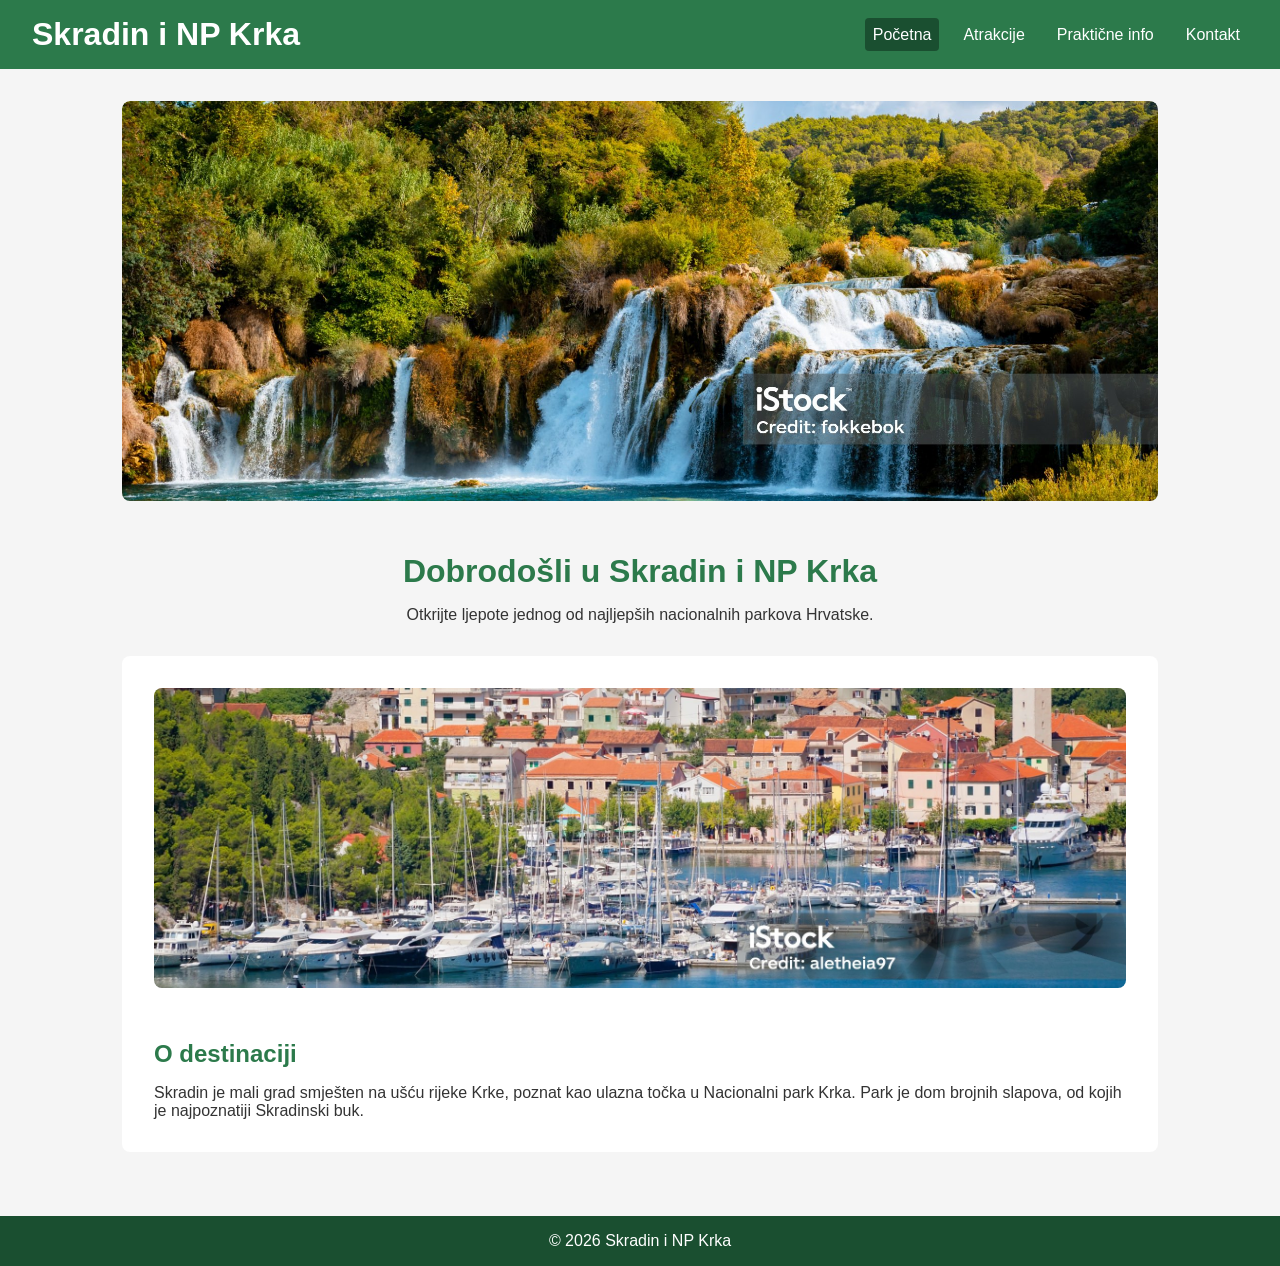
<file: index.html>
<!DOCTYPE html>
<html lang="hr">
<head>
    <meta charset="UTF-8">
    <meta name="viewport" content="width=device-width, initial-scale=1.0">
    <meta name="description" content="Turistički vodič kroz Skradin i Nacionalni park Krka">
    <meta property="og:title" content="Skradin i NP Krka">
    <meta property="og:description" content="Turistički vodič kroz Skradin i Nacionalni park Krka">
    <meta property="og:type" content="website">
    <title>Skradin i NP Krka - Turistički vodič</title>
    <link rel="stylesheet" href="css/style.css">
    <!-- Google Analytics -->
    <script async src="https://www.googletagmanager.com/gtag/js?id=G-L7LWY8HY5D"></script>
    <script>
      window.dataLayer = window.dataLayer || [];
      function gtag(){dataLayer.push(arguments);}
      gtag('js', new Date());
      gtag('config', 'G-L7LWY8HY5D');
    </script>
</head>
<body>
    <header>
        <h1>Skradin i NP Krka</h1>
        <nav>
            <ul>
                <li><a href="index.html" class="active">Početna</a></li>
                <li><a href="atrakcije.html">Atrakcije</a></li>
                <li><a href="prakticne-info.html">Praktične info</a></li>
                <li><a href="kontakt.html">Kontakt</a></li>
            </ul>
        </nav>
    </header>

    <main>
        <section class="hero">
            <img src="img/krka.jpg" alt="Nacionalni park Krka" class="hero-slika">
            <h2>Dobrodošli u Skradin i NP Krka</h2>
            <p>Otkrijte ljepote jednog od najljepših nacionalnih parkova Hrvatske.</p>
        </section>

        <section class="uvod">
            <img src="img/skradin.jpg" alt="Grad Skradin" class="uvod-slika">
            <h2>O destinaciji</h2>
            <p>Skradin je mali grad smješten na ušću rijeke Krke, poznat kao ulazna točka u Nacionalni park Krka. Park je dom brojnih slapova, od kojih je najpoznatiji Skradinski buk.</p>
        </section>
    </main>

    <footer>
        <p>&copy; 2026 Skradin i NP Krka</p>
    </footer>

    <script src="js/main.js"></script>
</body>
</html>
</file>
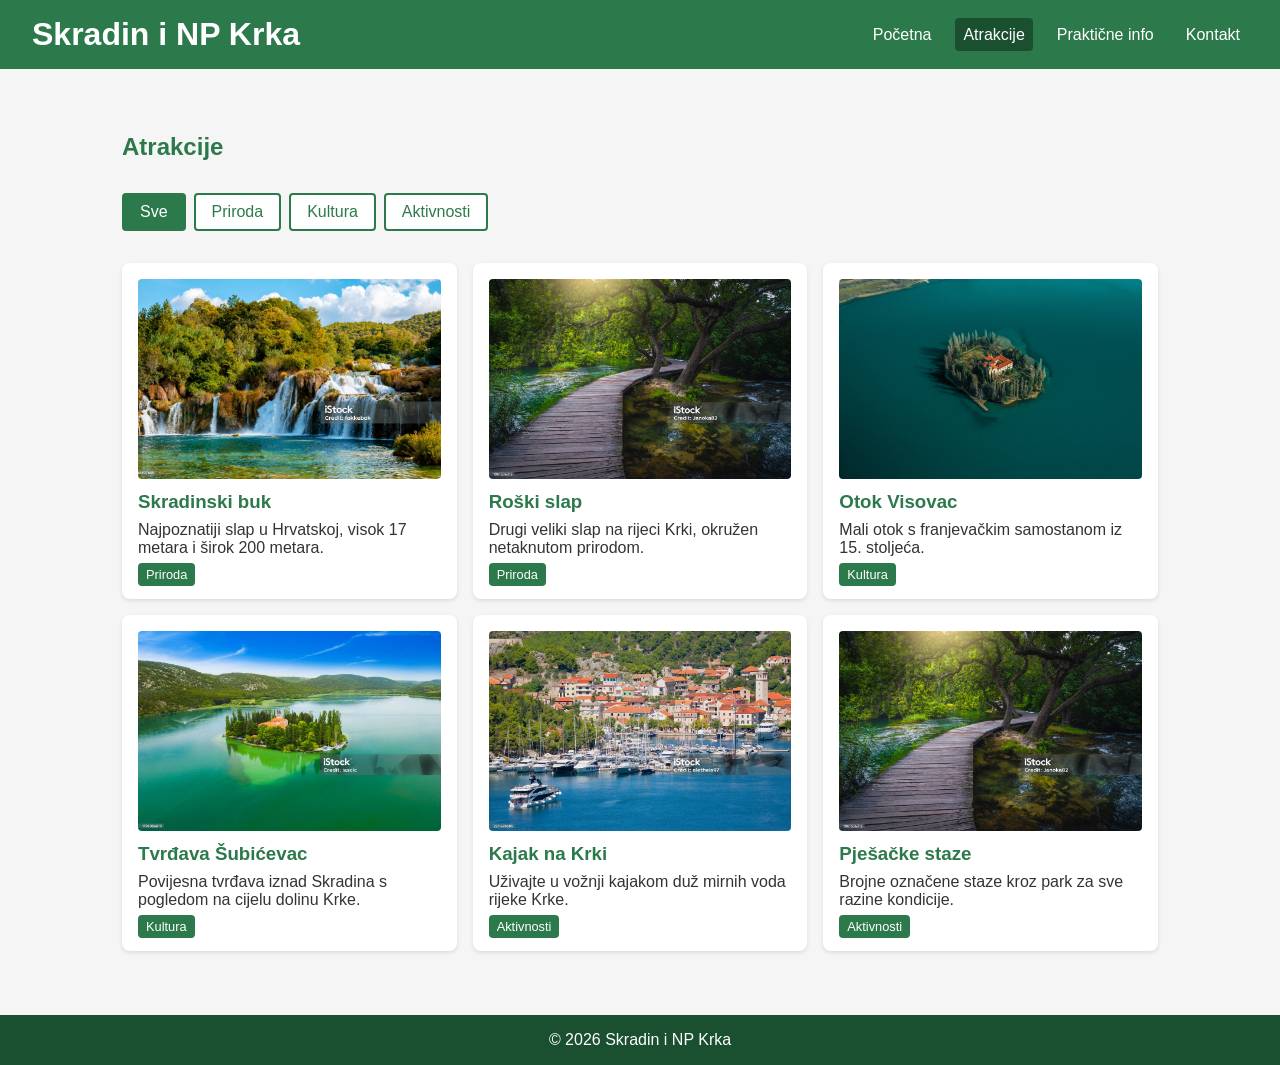
<file: atrakcije.html>
<!DOCTYPE html>
<html lang="hr">
<head>
    <meta charset="UTF-8">
    <meta name="viewport" content="width=device-width, initial-scale=1.0">
    <meta name="description" content="Atrakcije Skradina i Nacionalnog parka Krka">
    <meta property="og:title" content="Atrakcije - Skradin i NP Krka">
    <meta property="og:description" content="Otkrijte najbolje atrakcije Skradina i NP Krka">
    <meta property="og:type" content="website">
    <title>Atrakcije - Skradin i NP Krka</title>
    <link rel="stylesheet" href="css/style.css">
    <!-- Google Analytics -->
    <script async src="https://www.googletagmanager.com/gtag/js?id=G-L7LWY8HY5D"></script>
    <script>
      window.dataLayer = window.dataLayer || [];
      function gtag(){dataLayer.push(arguments);}
      gtag('js', new Date());
      gtag('config', 'G-L7LWY8HY5D');
    </script>
</head>
<body>
    <header>
        <h1>Skradin i NP Krka</h1>
        <nav>
            <ul>
                <li><a href="index.html">Početna</a></li>
                <li><a href="atrakcije.html" class="active">Atrakcije</a></li>
                <li><a href="prakticne-info.html">Praktične info</a></li>
                <li><a href="kontakt.html">Kontakt</a></li>
            </ul>
        </nav>
    </header>

    <main>
        <h2>Atrakcije</h2>

        <div class="filter-gumbi">
            <button class="filter-btn active" data-filter="sve">Sve</button>
            <button class="filter-btn" data-filter="priroda">Priroda</button>
            <button class="filter-btn" data-filter="kultura">Kultura</button>
            <button class="filter-btn" data-filter="aktivnosti">Aktivnosti</button>
        </div>

        <div class="kartice-grid">
            <div class="kartica" data-kategorija="priroda">
                <img src="img/krka.jpg" alt="Skradinski buk" class="kartica-slika">
                <h3>Skradinski buk</h3>
                <p>Najpoznatiji slap u Hrvatskoj, visok 17 metara i širok 200 metara.</p>
                <span class="oznaka">Priroda</span>
            </div>
            <div class="kartica" data-kategorija="priroda">
                <img src="img/np krka.jpg" alt="Roški slap" class="kartica-slika">
                <h3>Roški slap</h3>
                <p>Drugi veliki slap na rijeci Krki, okružen netaknutom prirodom.</p>
                <span class="oznaka">Priroda</span>
            </div>
            <div class="kartica" data-kategorija="kultura">
                <img src="img/visovac.jpg" alt="Otok Visovac" class="kartica-slika">
                <h3>Otok Visovac</h3>
                <p>Mali otok s franjevačkim samostanom iz 15. stoljeća.</p>
                <span class="oznaka">Kultura</span>
            </div>
            <div class="kartica" data-kategorija="kultura">
                <img src="img/visovac1.jpg" alt="Tvrđava Šubićevac" class="kartica-slika">
                <h3>Tvrđava Šubićevac</h3>
                <p>Povijesna tvrđava iznad Skradina s pogledom na cijelu dolinu Krke.</p>
                <span class="oznaka">Kultura</span>
            </div>
            <div class="kartica" data-kategorija="aktivnosti">
                <img src="img/skradin.jpg" alt="Kajak na Krki" class="kartica-slika">
                <h3>Kajak na Krki</h3>
                <p>Uživajte u vožnji kajakom duž mirnih voda rijeke Krke.</p>
                <span class="oznaka">Aktivnosti</span>
            </div>
            <div class="kartica" data-kategorija="aktivnosti">
                <img src="img/np krka.jpg" alt="Pješačke staze" class="kartica-slika">
                <h3>Pješačke staze</h3>
                <p>Brojne označene staze kroz park za sve razine kondicije.</p>
                <span class="oznaka">Aktivnosti</span>
            </div>
        </div>
    </main>

    <footer>
        <p>&copy; 2026 Skradin i NP Krka</p>
    </footer>

    <script src="js/main.js"></script>
</body>
</html>
</file>
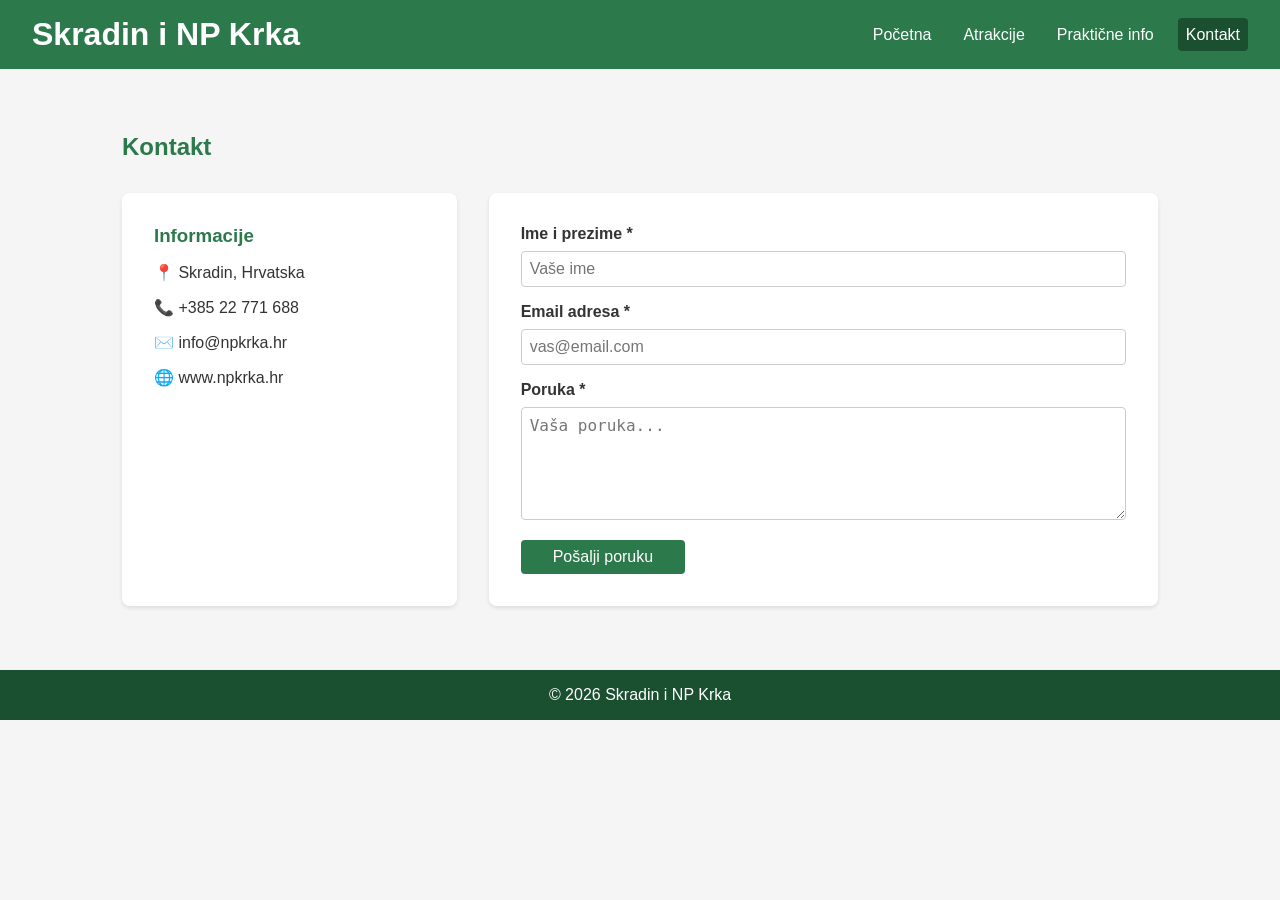
<file: kontakt.html>
<!DOCTYPE html>
<html lang="hr">
<head>
    <meta charset="UTF-8">
    <meta name="viewport" content="width=device-width, initial-scale=1.0">
    <meta name="description" content="Kontaktirajte nas za više informacija o Skradinu i NP Krka">
    <meta property="og:title" content="Kontakt - Skradin i NP Krka">
    <meta property="og:description" content="Pošaljite nam upit ili se prijavite na newsletter">
    <meta property="og:type" content="website">
    <title>Kontakt - Skradin i NP Krka</title>
    <link rel="stylesheet" href="css/style.css">
    <!-- Google Analytics -->
    <script async src="https://www.googletagmanager.com/gtag/js?id=G-L7LWY8HY5D"></script>
    <script>
      window.dataLayer = window.dataLayer || [];
      function gtag(){dataLayer.push(arguments);}
      gtag('js', new Date());
      gtag('config', 'G-L7LWY8HY5D');
    </script>
</head>
<body>
    <header>
        <h1>Skradin i NP Krka</h1>
        <nav>
            <ul>
                <li><a href="index.html">Početna</a></li>
                <li><a href="atrakcije.html">Atrakcije</a></li>
                <li><a href="prakticne-info.html">Praktične info</a></li>
                <li><a href="kontakt.html" class="active">Kontakt</a></li>
            </ul>
        </nav>
    </header>

    <main>
        <h2>Kontakt</h2>

        <div class="kontakt-wrapper">
            <div class="kontakt-info">
                <h3>Informacije</h3>
                <p>📍 Skradin, Hrvatska</p>
                <p>📞 +385 22 771 688</p>
                <p>✉️ info@npkrka.hr</p>
                <p>🌐 www.npkrka.hr</p>
            </div>

            <form class="kontakt-forma" id="kontakt-forma">
                <div class="forma-grupa">
                    <label for="ime">Ime i prezime *</label>
                    <input type="text" id="ime" name="ime" required placeholder="Vaše ime">
                </div>

                <div class="forma-grupa">
                    <label for="email">Email adresa *</label>
                    <input type="email" id="email" name="email" required placeholder="vas@email.com">
                </div>

                <div class="forma-grupa">
                    <label for="poruka">Poruka *</label>
                    <textarea id="poruka" name="poruka" required placeholder="Vaša poruka..." rows="5"></textarea>
                </div>

                <button type="submit" class="submit-btn">Pošalji poruku</button>
            </form>
        </div>
    </main>

    <footer>
        <p>&copy; 2026 Skradin i NP Krka</p>
    </footer>

    <script src="js/main.js"></script>
</body>
</html>
</file>
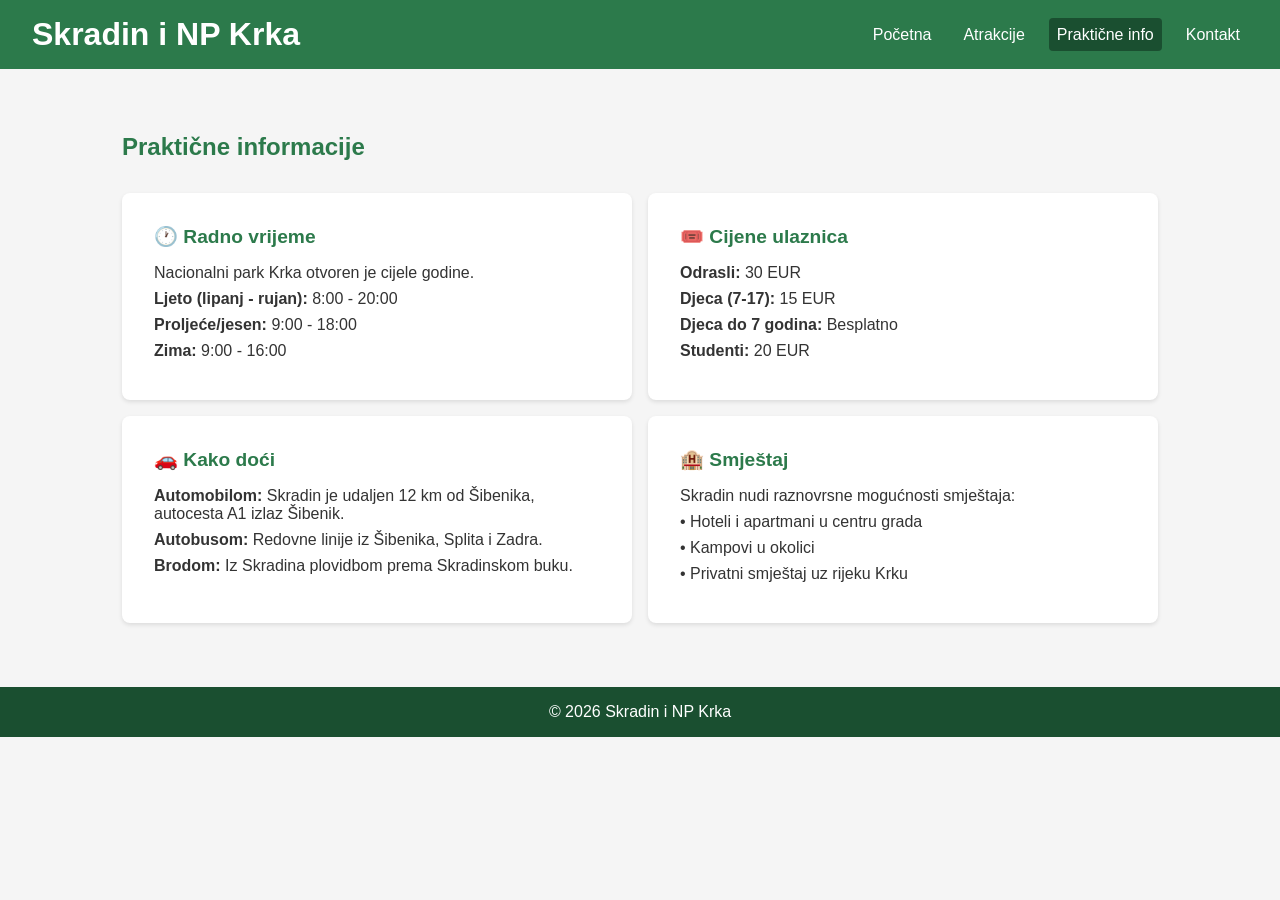
<file: prakticne-info.html>
<!DOCTYPE html>
<html lang="hr">
<head>
    <meta charset="UTF-8">
    <meta name="viewport" content="width=device-width, initial-scale=1.0">
    <meta name="description" content="Praktične informacije za posjet Skradinu i NP Krka">
    <meta property="og:title" content="Praktične info - Skradin i NP Krka">
    <meta property="og:description" content="Sve što trebate znati prije posjeta Skradinu i NP Krka">
    <meta property="og:type" content="website">
    <title>Praktične info - Skradin i NP Krka</title>
    <link rel="stylesheet" href="css/style.css">
</head>
<body>
    <header>
        <h1>Skradin i NP Krka</h1>
        <nav>
            <ul>
                <li><a href="index.html">Početna</a></li>
                <li><a href="atrakcije.html">Atrakcije</a></li>
                <li><a href="prakticne-info.html" class="active">Praktične info</a></li>
                <li><a href="kontakt.html">Kontakt</a></li>
            </ul>
        </nav>
    </header>

    <main>
        <h2>Praktične informacije</h2>

        <div class="info-grid">
            <div class="info-kartica">
                <h3>🕐 Radno vrijeme</h3>
                <p>Nacionalni park Krka otvoren je cijele godine.</p>
                <p><strong>Ljeto (lipanj - rujan):</strong> 8:00 - 20:00</p>
                <p><strong>Proljeće/jesen:</strong> 9:00 - 18:00</p>
                <p><strong>Zima:</strong> 9:00 - 16:00</p>
            </div>

            <div class="info-kartica">
                <h3>🎟️ Cijene ulaznica</h3>
                <p><strong>Odrasli:</strong> 30 EUR</p>
                <p><strong>Djeca (7-17):</strong> 15 EUR</p>
                <p><strong>Djeca do 7 godina:</strong> Besplatno</p>
                <p><strong>Studenti:</strong> 20 EUR</p>
            </div>

            <div class="info-kartica">
                <h3>🚗 Kako doći</h3>
                <p><strong>Automobilom:</strong> Skradin je udaljen 12 km od Šibenika, autocesta A1 izlaz Šibenik.</p>
                <p><strong>Autobusom:</strong> Redovne linije iz Šibenika, Splita i Zadra.</p>
                <p><strong>Brodom:</strong> Iz Skradina plovidbom prema Skradinskom buku.</p>
            </div>

            <div class="info-kartica">
                <h3>🏨 Smještaj</h3>
                <p>Skradin nudi raznovrsne mogućnosti smještaja:</p>
                <p>• Hoteli i apartmani u centru grada</p>
                <p>• Kampovi u okolici</p>
                <p>• Privatni smještaj uz rijeku Krku</p>
            </div>
        </div>
    </main>

    <footer>
        <p>&copy; 2026 Skradin i NP Krka</p>
    </footer>

    <script src="js/main.js"></script>
</body>
</html>
<!-- Google Analytics -->
<script async src="https://www.googletagmanager.com/gtag/js?id=G-L7LWY8HY5D"></script>
<script>
  window.dataLayer = window.dataLayer || [];
  function gtag(){dataLayer.push(arguments);}
  gtag('js', new Date());
  gtag('config', 'G-L7LWY8HY5D');
</script>
</file>
<file: css/style.css>
:root {
    --boja-primarna: #2c7a4b;
    --boja-sekundarna: #1a4f30;
    --boja-pozadina: #f5f5f5;
    --boja-tekst: #333333;
    --razmak-mali: 8px;
    --razmak-srednji: 16px;
    --razmak-veliki: 32px;
}

* {
    margin: 0;
    padding: 0;
    box-sizing: border-box;
}

body {
    font-family: Arial, sans-serif;
    background-color: var(--boja-pozadina);
    color: var(--boja-tekst);
}

header {
    background-color: var(--boja-primarna);
    color: white;
    padding: var(--razmak-srednji) var(--razmak-veliki);
    display: flex;
    justify-content: space-between;
    align-items: center;
}

nav ul {
    list-style: none;
    display: flex;
    gap: var(--razmak-srednji);
}

nav a {
    color: white;
    text-decoration: none;
    padding: var(--razmak-mali);
    border-radius: 4px;
}

nav a:hover, nav a.active {
    background-color: var(--boja-sekundarna);
}

main {
    max-width: 1100px;
    margin: 0 auto;
    padding: var(--razmak-veliki);
}

h2 {
    color: var(--boja-primarna);
    margin-bottom: var(--razmak-veliki);
    margin-top: var(--razmak-veliki);
}

.hero {
    border-radius: 8px;
    margin-bottom: var(--razmak-veliki);
    text-align: center;
    overflow: hidden;
    position: relative;
}

.hero h2 {
    font-size: 2rem;
    margin-bottom: var(--razmak-srednji);
    color: var(--boja-primarna);
}

.uvod {
    background-color: white;
    padding: var(--razmak-veliki);
    border-radius: 8px;
}

.uvod h2 {
    margin-bottom: var(--razmak-srednji);
    color: var(--boja-primarna);
}

footer {
    background-color: var(--boja-sekundarna);
    color: white;
    text-align: center;
    padding: var(--razmak-srednji);
    margin-top: var(--razmak-veliki);
}

.filter-gumbi {
    display: flex;
    gap: var(--razmak-mali);
    margin-bottom: var(--razmak-veliki);
    flex-wrap: wrap;
}

.filter-btn {
    padding: var(--razmak-mali) var(--razmak-srednji);
    border: 2px solid var(--boja-primarna);
    background-color: white;
    color: var(--boja-primarna);
    border-radius: 4px;
    cursor: pointer;
    font-size: 1rem;
}

.filter-btn.active, .filter-btn:hover {
    background-color: var(--boja-primarna);
    color: white;
}

.kartice-grid {
    display: grid;
    grid-template-columns: repeat(3, 1fr);
    gap: var(--razmak-srednji);
}

.kartica {
    background-color: white;
    padding: var(--razmak-srednji);
    border-radius: 8px;
    box-shadow: 0 2px 4px rgba(0,0,0,0.1);
}

.kartica h3 {
    color: var(--boja-primarna);
    margin-bottom: var(--razmak-mali);
}

.kartica p {
    margin-bottom: var(--razmak-mali);
}

.oznaka {
    background-color: var(--boja-primarna);
    color: white;
    padding: 4px 8px;
    border-radius: 4px;
    font-size: 0.8rem;
}

.info-grid {
    display: grid;
    grid-template-columns: repeat(2, 1fr);
    gap: var(--razmak-srednji);
}

.info-kartica {
    background-color: white;
    padding: var(--razmak-veliki);
    border-radius: 8px;
    box-shadow: 0 2px 4px rgba(0,0,0,0.1);
}

.info-kartica h3 {
    color: var(--boja-primarna);
    margin-bottom: var(--razmak-srednji);
    font-size: 1.2rem;
}

.info-kartica p {
    margin-bottom: var(--razmak-mali);
}

.kontakt-wrapper {
    display: grid;
    grid-template-columns: 1fr 2fr;
    gap: var(--razmak-veliki);
}

.kontakt-info {
    background-color: white;
    padding: var(--razmak-veliki);
    border-radius: 8px;
    box-shadow: 0 2px 4px rgba(0,0,0,0.1);
}

.kontakt-info h3 {
    color: var(--boja-primarna);
    margin-bottom: var(--razmak-srednji);
}

.kontakt-info p {
    margin-bottom: var(--razmak-srednji);
}

.kontakt-forma {
    background-color: white;
    padding: var(--razmak-veliki);
    border-radius: 8px;
    box-shadow: 0 2px 4px rgba(0,0,0,0.1);
}

.forma-grupa {
    margin-bottom: var(--razmak-srednji);
}

.forma-grupa label {
    display: block;
    margin-bottom: var(--razmak-mali);
    font-weight: bold;
    color: var(--boja-tekst);
}

.forma-grupa input,
.forma-grupa textarea {
    width: 100%;
    padding: var(--razmak-mali);
    border: 1px solid #ccc;
    border-radius: 4px;
    font-size: 1rem;
}

.submit-btn {
    background-color: var(--boja-primarna);
    color: white;
    padding: var(--razmak-mali) var(--razmak-veliki);
    border: none;
    border-radius: 4px;
    font-size: 1rem;
    cursor: pointer;
}

.submit-btn:hover {
    background-color: var(--boja-sekundarna);
}

.hero-slika {
    width: 100%;
    height: 400px;
    object-fit: cover;
    border-radius: 8px;
    margin-bottom: var(--razmak-srednji);
}

.uvod-slika {
    width: 100%;
    height: 300px;
    object-fit: cover;
    border-radius: 8px;
    margin-bottom: var(--razmak-srednji);
}

.kartica-slika {
    width: 100%;
    height: 200px;
    object-fit: cover;
    border-radius: 4px;
    margin-bottom: var(--razmak-mali);
}

@media (max-width: 768px) {
    header {
        flex-direction: column;
        text-align: center;
        gap: var(--razmak-srednji);
    }

    nav ul {
        flex-direction: column;
        align-items: center;
        gap: 4px;
    }

    .kartice-grid {
        grid-template-columns: 1fr;
    }

    .info-grid {
        grid-template-columns: 1fr;
    }

    .kontakt-wrapper {
        grid-template-columns: 1fr;
    }
}
</file>
